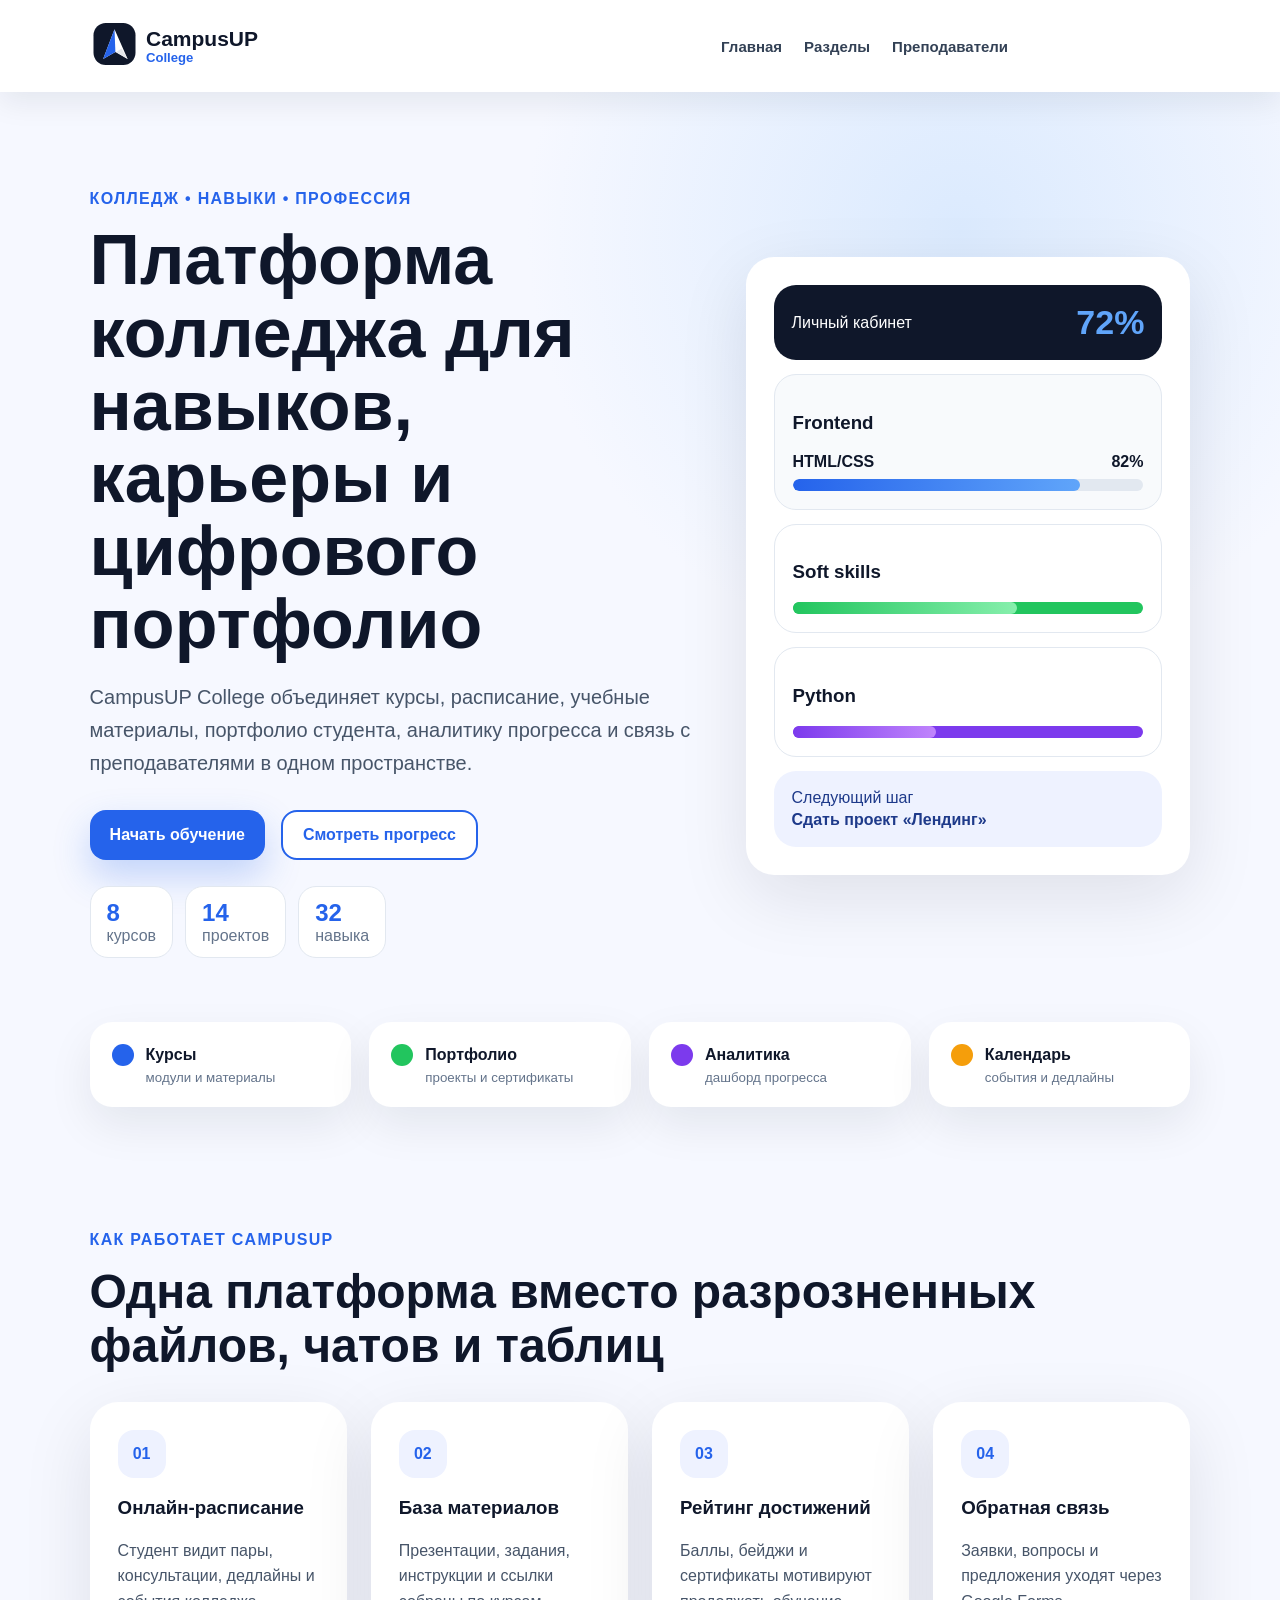
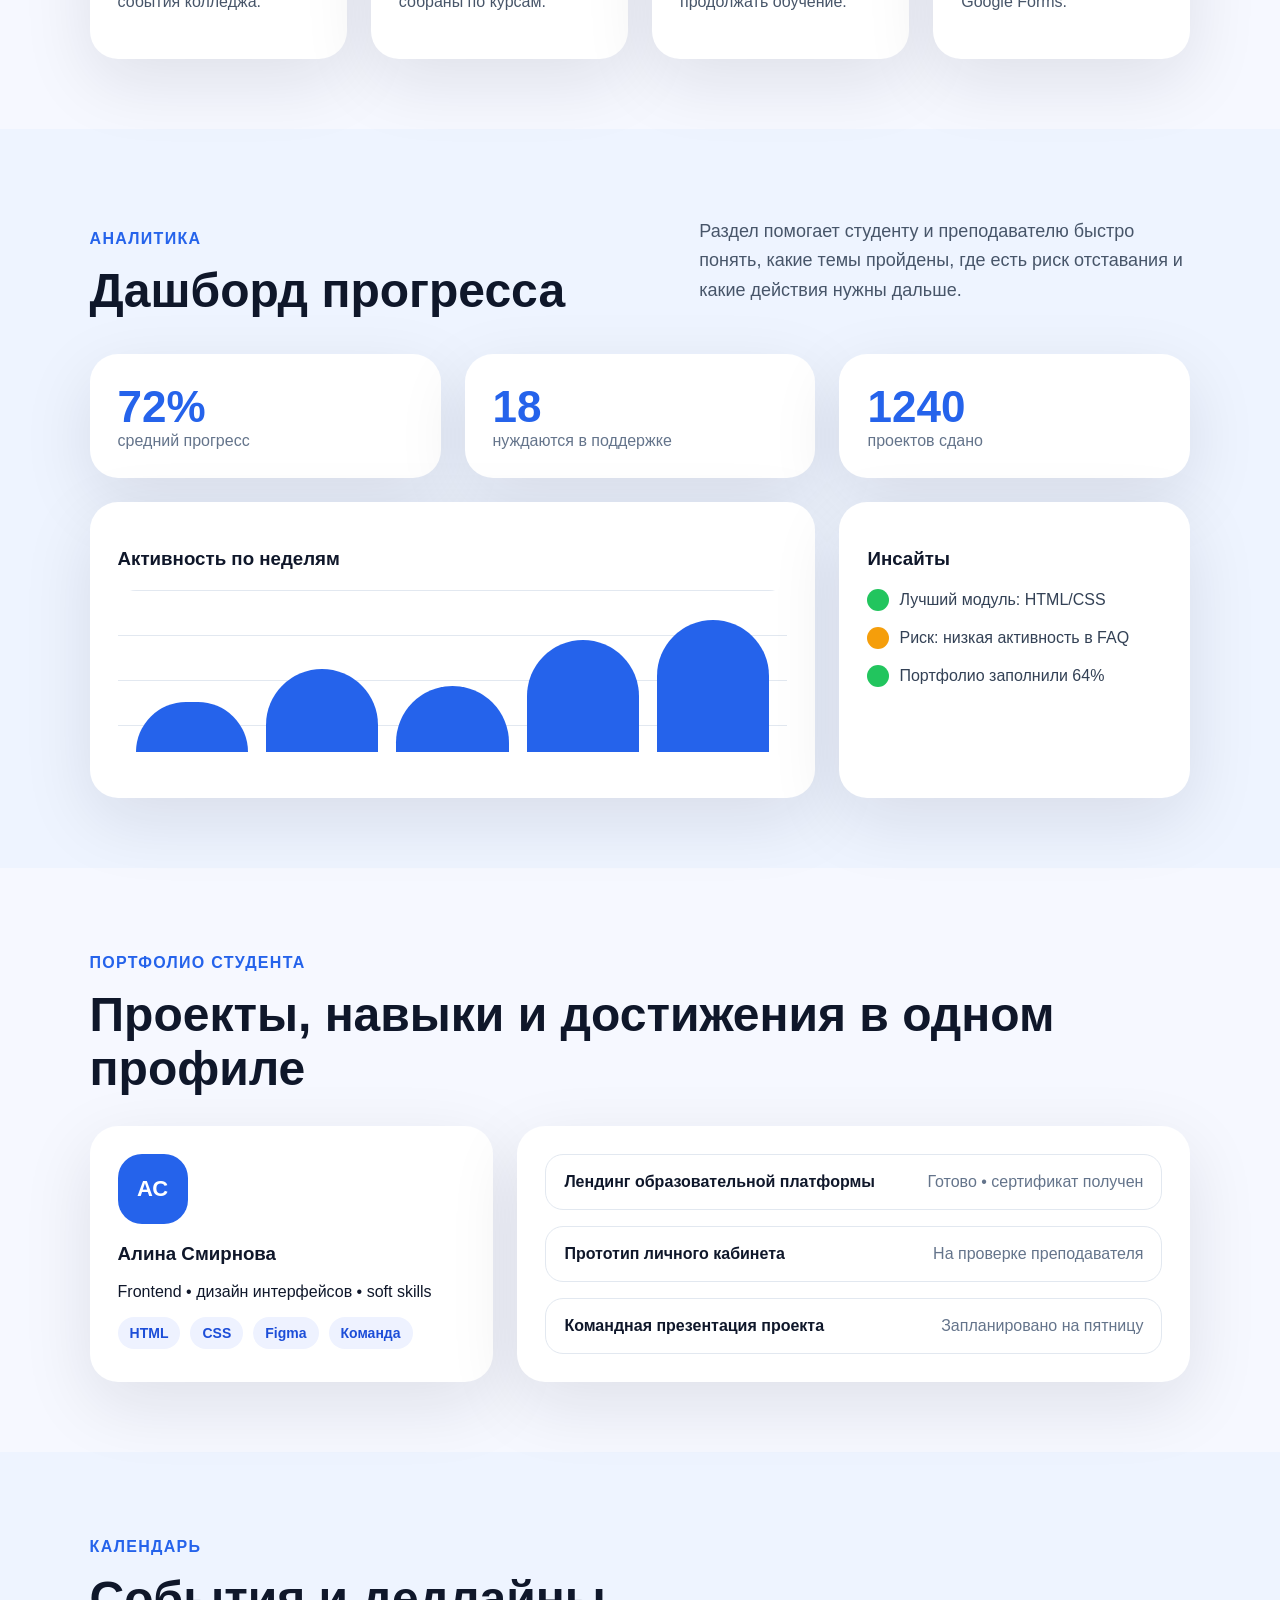
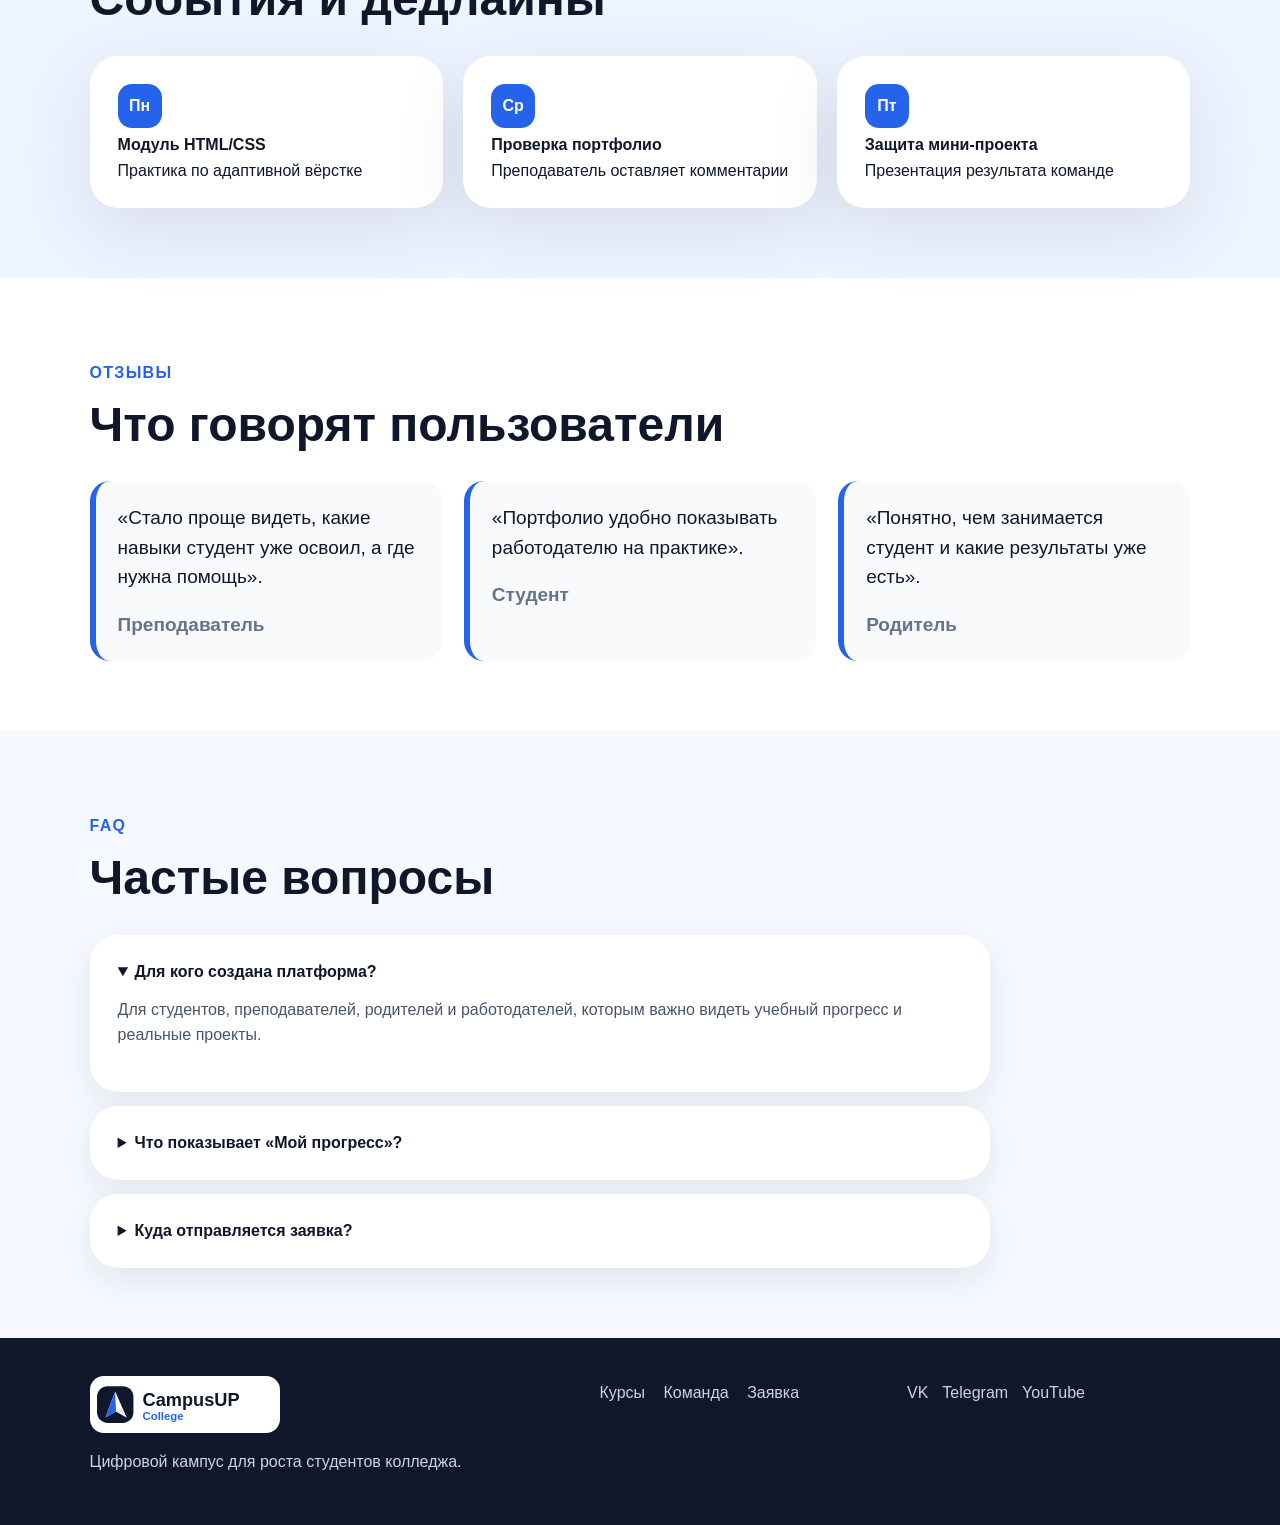
<file: index.html>
<!DOCTYPE html>
<html lang="ru">
<head>
  <meta charset="UTF-8">
  <meta name="viewport" content="width=device-width, initial-scale=1.0">
  <title>CampusUP College — цифровая платформа колледжа</title>
  <link rel="stylesheet" href="styles.css">
</head>
<body>
<header class="site-header">
  <a class="brand" href="index.html"><img src="logo.svg" alt="CampusUP College"></a>
  <button class="menu-toggle" aria-expanded="false" aria-label="Открыть меню">☰</button>
  <nav class="nav">
    <a href="index.html">Главная</a>
    <div class="dropdown"><button class="dropdown-toggle" type="button" aria-expanded="false">Разделы</button>
      <div class="dropdown-menu">
        <a href="courses.html">Курсы</a>
        <a href="team.html">Команда</a>
        <a href="index.html#portfolio">Портфолио</a>
        <a href="index.html#dashboard">Аналитика</a>
        <a href="index.html#faq">FAQ</a>
        <a href="contact.html">Связаться</a>
      </div>
    </div>
    <a href="team.html">Преподаватели</a>
    <a href="contact.html" class="nav-cta">Оставить заявку</a>
  </nav>
</header>
<main>
  <section class="hero expanded-hero">
    <div class="hero-content">
      <p class="eyebrow">Колледж • навыки • профессия</p>
      <h1>Платформа колледжа для навыков, карьеры и цифрового портфолио</h1>
      <p class="lead">CampusUP College объединяет курсы, расписание, учебные материалы, портфолио студента, аналитику прогресса и связь с преподавателями в одном пространстве.</p>
      <div class="hero-actions">
        <a class="button primary" href="courses.html">Начать обучение</a>
        <a class="button secondary" href="#dashboard">Смотреть прогресс</a>
      </div>
      <div class="hero-mini-stats">
        <span><b>8</b> курсов</span>
        <span><b>14</b> проектов</span>
        <span><b>32</b> навыка</span>
      </div>
    </div>
    <div class="dashboard-preview" aria-label="Превью личного кабинета">
      <div class="preview-top"><span>Личный кабинет</span><strong>72%</strong></div>
      <div class="preview-card big">
        <h3>Frontend</h3><div class="metric-row"><span>HTML/CSS</span><strong>82%</strong></div><div class="bar"><span style="width:82%"></span></div>
      </div>
      <div class="preview-card"><h3>Soft skills</h3><div class="bar green"><span style="width:64%"></span></div></div>
      <div class="preview-card"><h3>Python</h3><div class="bar purple"><span style="width:41%"></span></div></div>
      <div class="next-task"><span>Следующий шаг</span><b>Сдать проект «Лендинг»</b></div>
    </div>
  </section>

  <section class="quick-sections">
    <a href="courses.html"><span class="dot blue"></span><b>Курсы</b><small>модули и материалы</small></a>
    <a href="#portfolio"><span class="dot green"></span><b>Портфолио</b><small>проекты и сертификаты</small></a>
    <a href="#dashboard"><span class="dot purple"></span><b>Аналитика</b><small>дашборд прогресса</small></a>
    <a href="#calendar"><span class="dot orange"></span><b>Календарь</b><small>события и дедлайны</small></a>
  </section>

  <section class="section" id="about">
    <div class="section-title">
      <p class="eyebrow">Как работает CampusUP</p>
      <h2>Одна платформа вместо разрозненных файлов, чатов и таблиц</h2>
    </div>
    <div class="features features-4">
      <article><span>01</span><h3>Онлайн-расписание</h3><p>Студент видит пары, консультации, дедлайны и события колледжа.</p></article>
      <article><span>02</span><h3>База материалов</h3><p>Презентации, задания, инструкции и ссылки собраны по курсам.</p></article>
      <article><span>03</span><h3>Рейтинг достижений</h3><p>Баллы, бейджи и сертификаты мотивируют продолжать обучение.</p></article>
      <article><span>04</span><h3>Обратная связь</h3><p>Заявки, вопросы и предложения уходят через Google Forms.</p></article>
    </div>
  </section>

  <section class="section soft" id="dashboard">
    <div class="section-title two-col">
      <div><p class="eyebrow">Аналитика</p><h2>Дашборд прогресса</h2></div>
      <p>Раздел помогает студенту и преподавателю быстро понять, какие темы пройдены, где есть риск отставания и какие действия нужны дальше.</p>
    </div>
    <div class="analytics-grid">
      <div class="stat-card"><strong>72%</strong><span>средний прогресс</span></div>
      <div class="stat-card"><strong>18</strong><span>нуждаются в поддержке</span></div>
      <div class="stat-card"><strong>1240</strong><span>проектов сдано</span></div>
      <div class="chart-card">
        <h3>Активность по неделям</h3>
        <div class="line-chart"><i style="height:35%"></i><i style="height:58%"></i><i style="height:46%"></i><i style="height:78%"></i><i style="height:92%"></i></div>
      </div>
      <div class="insights-card">
        <h3>Инсайты</h3>
        <p><span class="dot green"></span>Лучший модуль: HTML/CSS</p>
        <p><span class="dot orange"></span>Риск: низкая активность в FAQ</p>
        <p><span class="dot green"></span>Портфолио заполнили 64%</p>
      </div>
    </div>
  </section>

  <section class="section" id="portfolio">
    <div class="section-title"><p class="eyebrow">Портфолио студента</p><h2>Проекты, навыки и достижения в одном профиле</h2></div>
    <div class="portfolio-layout">
      <div class="student-card">
        <div class="avatar">АС</div>
        <h3>Алина Смирнова</h3>
        <p>Frontend • дизайн интерфейсов • soft skills</p>
        <div class="skill-tags"><span>HTML</span><span>CSS</span><span>Figma</span><span>Команда</span></div>
      </div>
      <div class="project-list">
        <article><b>Лендинг образовательной платформы</b><span>Готово • сертификат получен</span></article>
        <article><b>Прототип личного кабинета</b><span>На проверке преподавателя</span></article>
        <article><b>Командная презентация проекта</b><span>Запланировано на пятницу</span></article>
      </div>
    </div>
  </section>

  <section class="section soft" id="calendar">
    <div class="section-title"><p class="eyebrow">Календарь</p><h2>События и дедлайны</h2></div>
    <div class="timeline">
      <article><time>Пн</time><b>Модуль HTML/CSS</b><span>Практика по адаптивной вёрстке</span></article>
      <article><time>Ср</time><b>Проверка портфолио</b><span>Преподаватель оставляет комментарии</span></article>
      <article><time>Пт</time><b>Защита мини-проекта</b><span>Презентация результата команде</span></article>
    </div>
  </section>

  <section class="section reviews" id="reviews">
    <div class="section-title"><p class="eyebrow">Отзывы</p><h2>Что говорят пользователи</h2></div>
    <div class="review-grid">
      <blockquote>«Стало проще видеть, какие навыки студент уже освоил, а где нужна помощь».<span>Преподаватель</span></blockquote>
      <blockquote>«Портфолио удобно показывать работодателю на практике».<span>Студент</span></blockquote>
      <blockquote>«Понятно, чем занимается студент и какие результаты уже есть».<span>Родитель</span></blockquote>
    </div>
  </section>

  <section class="section" id="faq">
    <div class="section-title"><p class="eyebrow">FAQ</p><h2>Частые вопросы</h2></div>
    <div class="faq-list">
      <details open><summary>Для кого создана платформа?</summary><p>Для студентов, преподавателей, родителей и работодателей, которым важно видеть учебный прогресс и реальные проекты.</p></details>
      <details><summary>Что показывает «Мой прогресс»?</summary><p>Процент прохождения курсов, выполненные задания, навыки, достижения и следующий рекомендуемый шаг.</p></details>
      <details><summary>Куда отправляется заявка?</summary><p>Заявка отправляется в Google Forms и сохраняется во вкладке «Ответы».</p></details>
    </div>
  </section>
</main>
<footer class="footer">
  <div>
    <img src="logo.svg" alt="CampusUP College" class="footer-logo">
    <p>Цифровой кампус для роста студентов колледжа.</p>
  </div>
  <div class="footer-links">
    <a href="courses.html">Курсы</a>
    <a href="team.html">Команда</a>
    <a href="contact.html">Заявка</a>
  </div>
  <div class="socials"><a href="#">VK</a><a href="#">Telegram</a><a href="#">YouTube</a></div>
</footer>
<script src="script.js"></script>
</body>
</html>
</file>
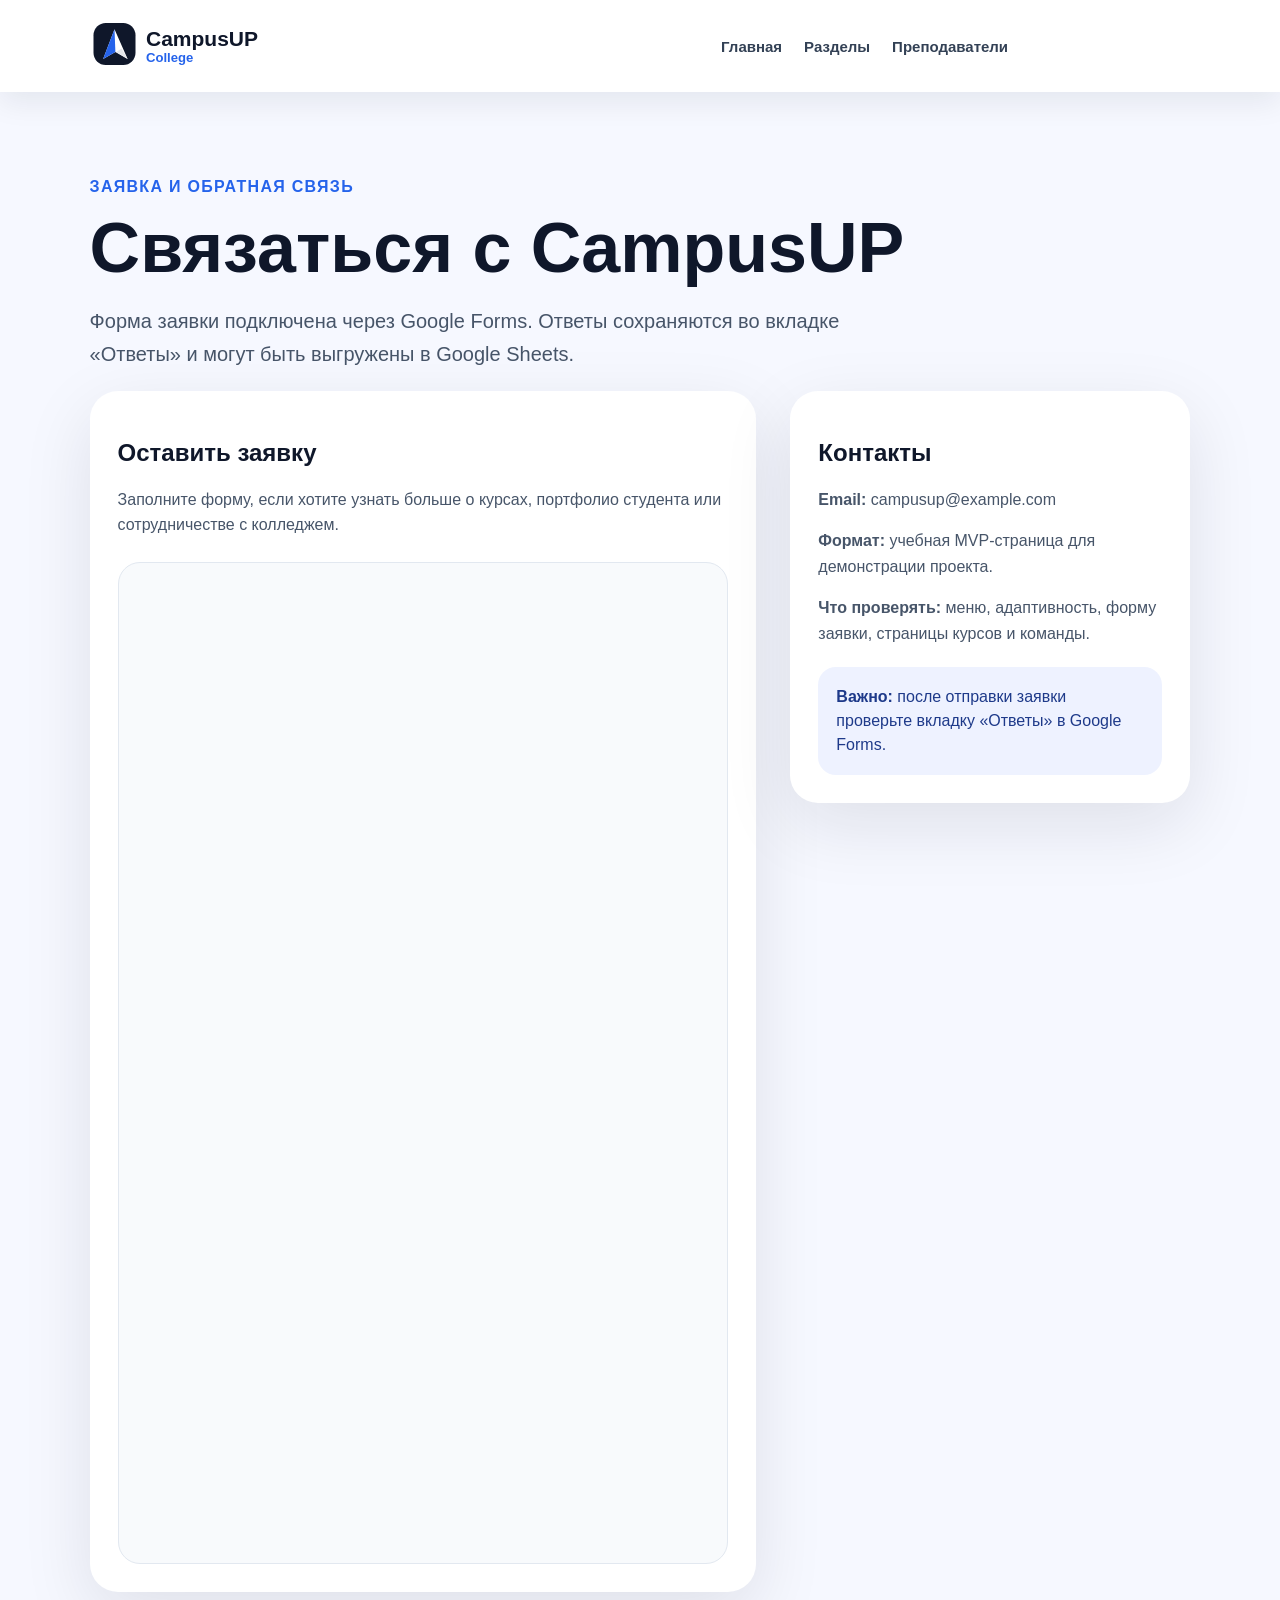
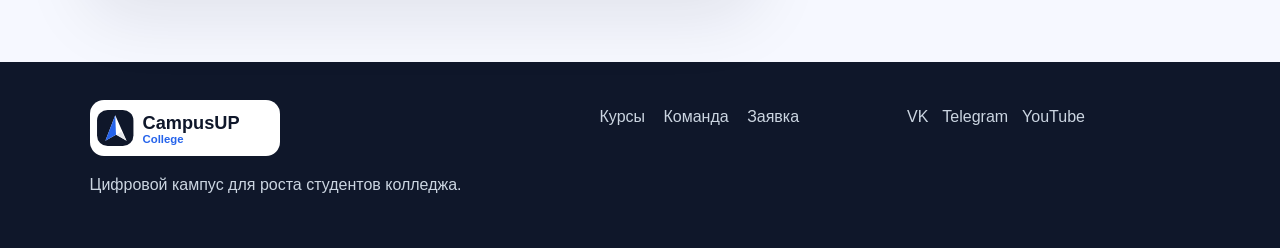
<file: contact.html>
<!DOCTYPE html><html lang="ru"><head><meta charset="UTF-8"><meta name="viewport" content="width=device-width, initial-scale=1.0"><title>Связаться — CampusUP College</title><link rel="stylesheet" href="styles.css"></head><body><header class="site-header">
  <a class="brand" href="index.html"><img src="logo.svg" alt="CampusUP College"></a>
  <button class="menu-toggle" aria-label="Открыть меню">☰</button>
  <nav class="nav">
    <a href="index.html">Главная</a>
    <div class="dropdown"><button class="dropdown-toggle" type="button" aria-expanded="false">Разделы</button>
      <div class="dropdown-menu">
        <a href="courses.html">Курсы</a>
        <a href="team.html">Команда</a>
        <a href="index.html#portfolio">Портфолио</a>
        <a href="index.html#dashboard">Аналитика</a>
        <a href="index.html#faq">FAQ</a>
        <a href="contact.html">Связаться</a>
      </div>
    </div>
    <a href="team.html">Преподаватели</a>
    <a href="contact.html" class="nav-cta">Оставить заявку</a>
  </nav>
</header><main class="page"><p class="eyebrow">Заявка и обратная связь</p><h1>Связаться с CampusUP</h1><p class="lead">Форма заявки подключена через Google Forms. Ответы сохраняются во вкладке «Ответы» и могут быть выгружены в Google Sheets.</p><div class="contact-layout"><section class="form-card"><h2>Оставить заявку</h2><p>Заполните форму, если хотите узнать больше о курсах, портфолио студента или сотрудничестве с колледжем.</p><div class="form-embed"><!-- ⚡ Bolt: Lazy load Google Form iframe to improve initial page load speed --><iframe loading="lazy" src="https://docs.google.com/forms/d/e/1FAIpQLScIyDXo624Ehl5myB6sVWMQtomzjzvgnxUzbtYmIuDamfD0yA/viewform?embedded=true" width="100%" height="1000" frameborder="0" marginheight="0" marginwidth="0">Загрузка…</iframe></div></section><aside class="map-card"><h2>Контакты</h2><p><b>Email:</b> campusup@example.com</p><p><b>Формат:</b> учебная MVP-страница для демонстрации проекта.</p><p><b>Что проверять:</b> меню, адаптивность, форму заявки, страницы курсов и команды.</p><div class="contact-note"><b>Важно:</b> после отправки заявки проверьте вкладку «Ответы» в Google Forms.</div></aside></div></main><footer class="footer">
  <div>
    <img src="logo.svg" alt="CampusUP College" class="footer-logo">
    <p>Цифровой кампус для роста студентов колледжа.</p>
  </div>
  <div class="footer-links">
    <a href="courses.html">Курсы</a>
    <a href="team.html">Команда</a>
    <a href="contact.html">Заявка</a>
  </div>
  <div class="socials"><a href="#">VK</a><a href="#">Telegram</a><a href="#">YouTube</a></div>
</footer><script src="script.js"></script></body></html>
</file>
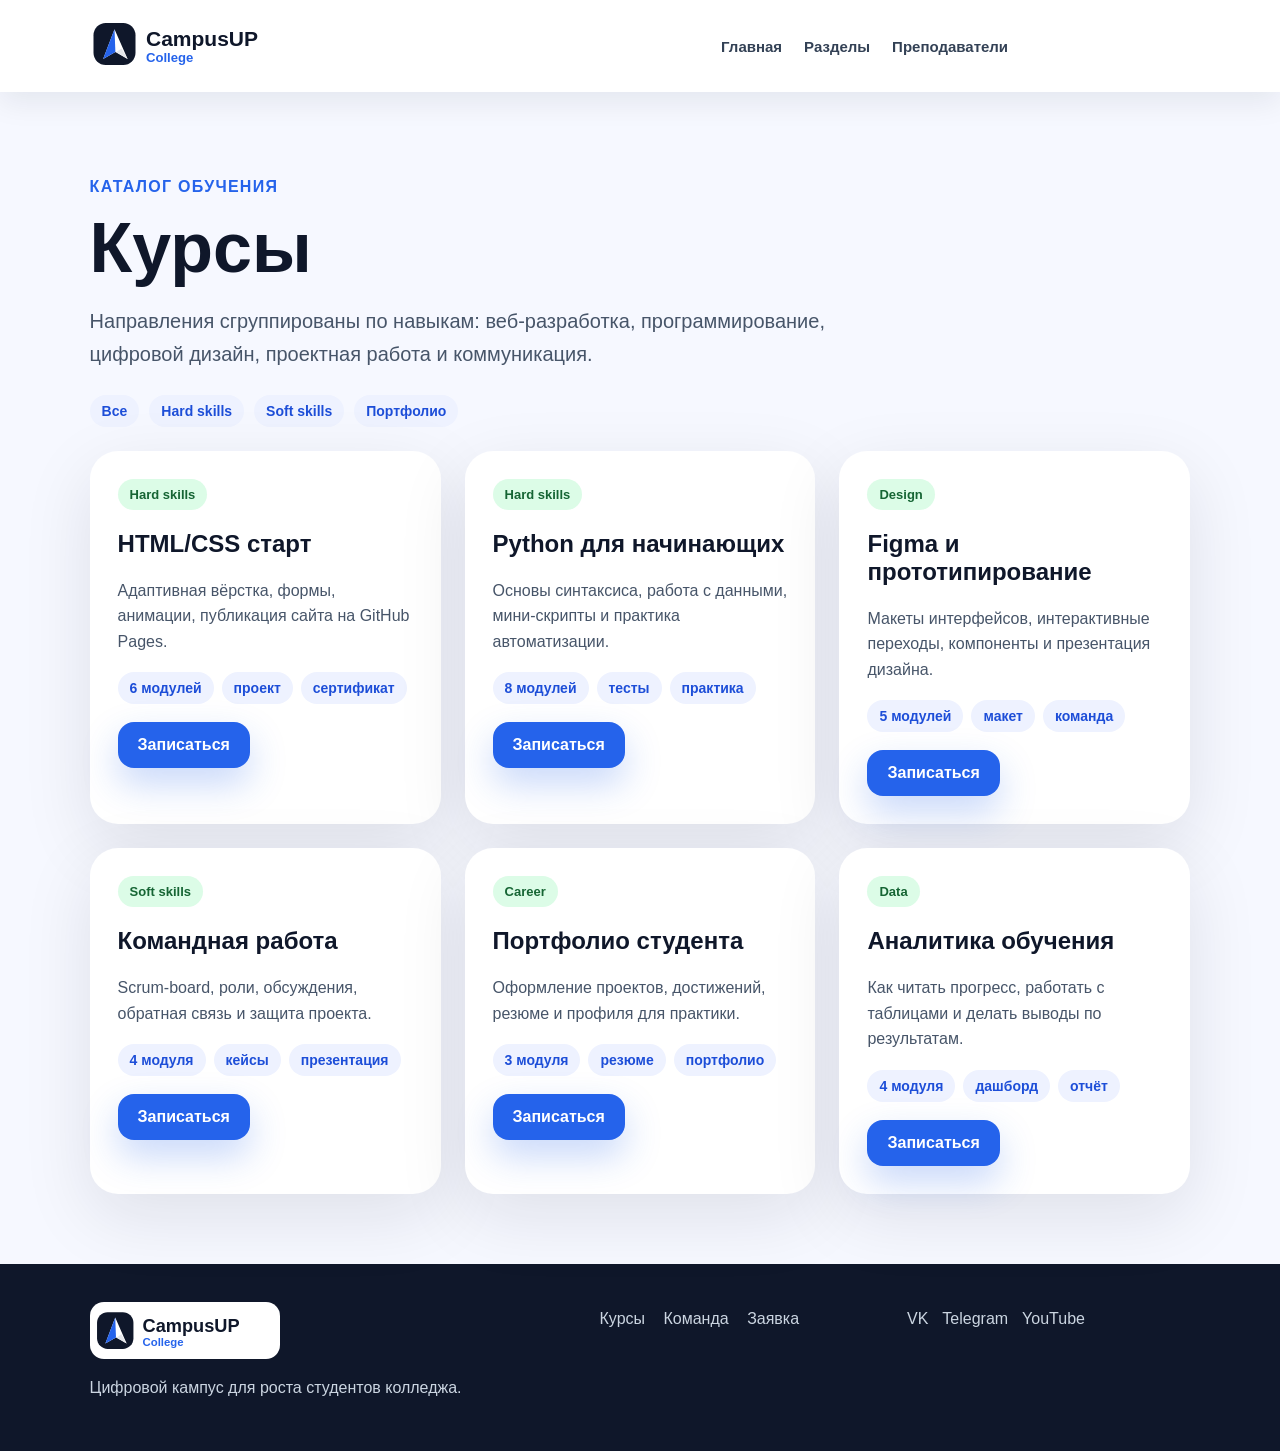
<file: courses.html>
<!DOCTYPE html><html lang="ru"><head><meta charset="UTF-8"><meta name="viewport" content="width=device-width, initial-scale=1.0"><title>Курсы — CampusUP College</title><link rel="stylesheet" href="styles.css"></head><body><header class="site-header">
  <a class="brand" href="index.html"><img src="logo.svg" alt="CampusUP College"></a>
  <button class="menu-toggle" aria-expanded="false" aria-label="Открыть меню">☰</button>
  <nav class="nav">
    <a href="index.html">Главная</a>
    <div class="dropdown"><button class="dropdown-toggle" type="button" aria-expanded="false">Разделы</button>
      <div class="dropdown-menu">
        <a href="courses.html">Курсы</a>
        <a href="team.html">Команда</a>
        <a href="index.html#portfolio">Портфолио</a>
        <a href="index.html#dashboard">Аналитика</a>
        <a href="index.html#faq">FAQ</a>
        <a href="contact.html">Связаться</a>
      </div>
    </div>
    <a href="team.html">Преподаватели</a>
    <a href="contact.html" class="nav-cta">Оставить заявку</a>
  </nav>
</header><main class="page"><p class="eyebrow">Каталог обучения</p><h1>Курсы</h1><p class="lead">Направления сгруппированы по навыкам: веб-разработка, программирование, цифровой дизайн, проектная работа и коммуникация.</p><div class="filters"><button>Все</button><button>Hard skills</button><button>Soft skills</button><button>Портфолио</button></div><div class="course-grid course-grid-large"><article><span class="course-label">Hard skills</span><h2>HTML/CSS старт</h2><p>Адаптивная вёрстка, формы, анимации, публикация сайта на GitHub Pages.</p><div class="course-meta"><span>6 модулей</span><span>проект</span><span>сертификат</span></div><a class="button primary" href="contact.html">Записаться</a></article><article><span class="course-label">Hard skills</span><h2>Python для начинающих</h2><p>Основы синтаксиса, работа с данными, мини-скрипты и практика автоматизации.</p><div class="course-meta"><span>8 модулей</span><span>тесты</span><span>практика</span></div><a class="button primary" href="contact.html">Записаться</a></article><article><span class="course-label">Design</span><h2>Figma и прототипирование</h2><p>Макеты интерфейсов, интерактивные переходы, компоненты и презентация дизайна.</p><div class="course-meta"><span>5 модулей</span><span>макет</span><span>команда</span></div><a class="button primary" href="contact.html">Записаться</a></article><article><span class="course-label">Soft skills</span><h2>Командная работа</h2><p>Scrum-board, роли, обсуждения, обратная связь и защита проекта.</p><div class="course-meta"><span>4 модуля</span><span>кейсы</span><span>презентация</span></div><a class="button primary" href="contact.html">Записаться</a></article><article><span class="course-label">Career</span><h2>Портфолио студента</h2><p>Оформление проектов, достижений, резюме и профиля для практики.</p><div class="course-meta"><span>3 модуля</span><span>резюме</span><span>портфолио</span></div><a class="button primary" href="contact.html">Записаться</a></article><article><span class="course-label">Data</span><h2>Аналитика обучения</h2><p>Как читать прогресс, работать с таблицами и делать выводы по результатам.</p><div class="course-meta"><span>4 модуля</span><span>дашборд</span><span>отчёт</span></div><a class="button primary" href="contact.html">Записаться</a></article></div></main><footer class="footer">
  <div>
    <img src="logo.svg" alt="CampusUP College" class="footer-logo">
    <p>Цифровой кампус для роста студентов колледжа.</p>
  </div>
  <div class="footer-links">
    <a href="courses.html">Курсы</a>
    <a href="team.html">Команда</a>
    <a href="contact.html">Заявка</a>
  </div>
  <div class="socials"><a href="#">VK</a><a href="#">Telegram</a><a href="#">YouTube</a></div>
</footer><script src="script.js"></script></body></html>
</file>
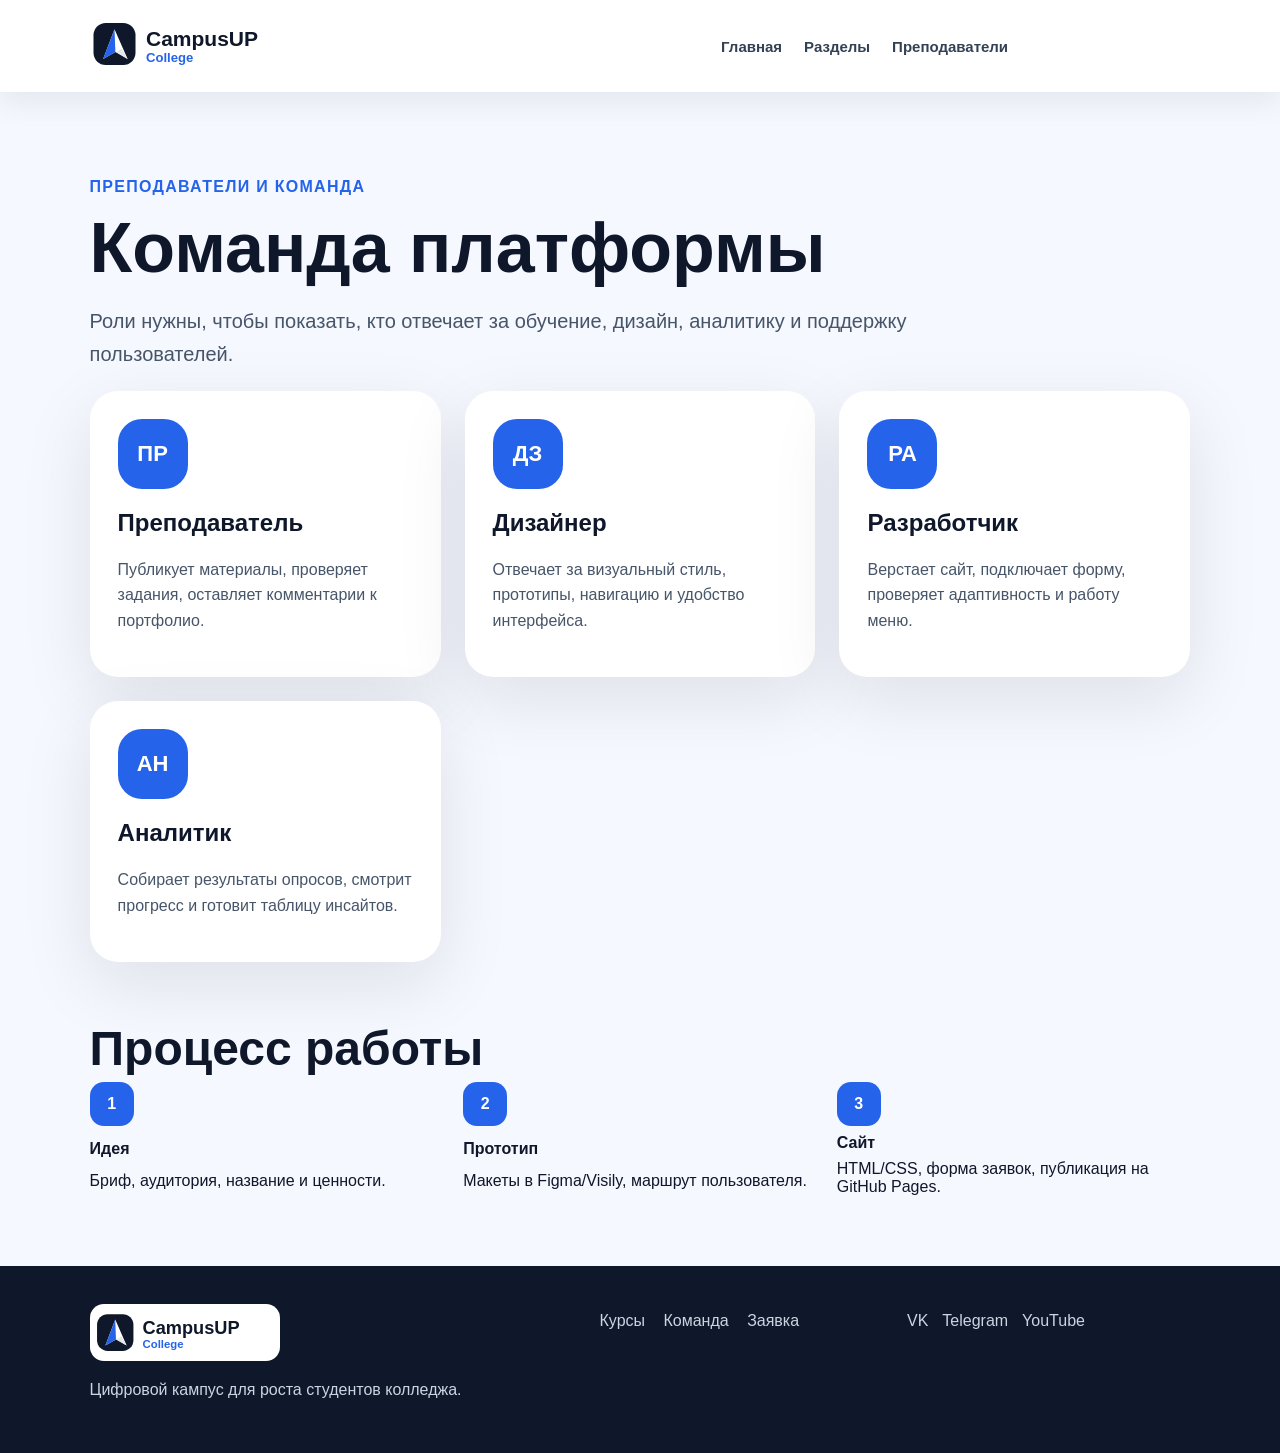
<file: team.html>
<!DOCTYPE html><html lang="ru"><head><meta charset="UTF-8"><meta name="viewport" content="width=device-width, initial-scale=1.0"><title>Команда — CampusUP College</title><link rel="stylesheet" href="styles.css"></head><body><header class="site-header">
  <a class="brand" href="index.html"><img src="logo.svg" alt="CampusUP College"></a>
  <button class="menu-toggle" aria-expanded="false" aria-label="Открыть меню">☰</button>
  <nav class="nav">
    <a href="index.html">Главная</a>
    <div class="dropdown"><button class="dropdown-toggle" type="button" aria-expanded="false">Разделы</button>
      <div class="dropdown-menu">
        <a href="courses.html">Курсы</a>
        <a href="team.html">Команда</a>
        <a href="index.html#portfolio">Портфолио</a>
        <a href="index.html#dashboard">Аналитика</a>
        <a href="index.html#faq">FAQ</a>
        <a href="contact.html">Связаться</a>
      </div>
    </div>
    <a href="team.html">Преподаватели</a>
    <a href="contact.html" class="nav-cta">Оставить заявку</a>
  </nav>
</header><main class="page"><p class="eyebrow">Преподаватели и команда</p><h1>Команда платформы</h1><p class="lead">Роли нужны, чтобы показать, кто отвечает за обучение, дизайн, аналитику и поддержку пользователей.</p><div class="team-grid team-grid-large"><article><div class="avatar">ПР</div><h2>Преподаватель</h2><p>Публикует материалы, проверяет задания, оставляет комментарии к портфолио.</p></article><article><div class="avatar">ДЗ</div><h2>Дизайнер</h2><p>Отвечает за визуальный стиль, прототипы, навигацию и удобство интерфейса.</p></article><article><div class="avatar">РА</div><h2>Разработчик</h2><p>Верстает сайт, подключает форму, проверяет адаптивность и работу меню.</p></article><article><div class="avatar">АН</div><h2>Аналитик</h2><p>Собирает результаты опросов, смотрит прогресс и готовит таблицу инсайтов.</p></article></div><section class="mini-section"><h2>Процесс работы</h2><div class="timeline"><article><time>1</time><b>Идея</b><span>Бриф, аудитория, название и ценности.</span></article><article><time>2</time><b>Прототип</b><span>Макеты в Figma/Visily, маршрут пользователя.</span></article><article><time>3</time><b>Сайт</b><span>HTML/CSS, форма заявок, публикация на GitHub Pages.</span></article></div></section></main><footer class="footer">
  <div>
    <img src="logo.svg" alt="CampusUP College" class="footer-logo">
    <p>Цифровой кампус для роста студентов колледжа.</p>
  </div>
  <div class="footer-links">
    <a href="courses.html">Курсы</a>
    <a href="team.html">Команда</a>
    <a href="contact.html">Заявка</a>
  </div>
  <div class="socials"><a href="#">VK</a><a href="#">Telegram</a><a href="#">YouTube</a></div>
</footer><script src="script.js"></script></body></html>
</file>
<file: styles.css>
*{box-sizing:border-box}html{scroll-behavior:smooth}body{margin:0;font-family:Inter,Arial,sans-serif;color:#0f172a;background:#f6f8ff}a{color:inherit;text-decoration:none}.site-header{position:sticky;top:0;z-index:50;display:flex;align-items:center;justify-content:space-between;padding:16px 7vw;background:rgba(255,255,255,.94);backdrop-filter:blur(12px);box-shadow:0 10px 30px rgba(15,23,42,.08)}.brand img{width:210px;animation:logoIn .8s ease both}.nav{display:flex;align-items:center;gap:22px}.nav a,.dropdown button{font:700 15px Inter,Arial;background:none;border:0;color:#334155;cursor:pointer}.nav a:hover,.dropdown button:hover{color:#2563eb}.nav-cta{padding:12px 18px;background:#2563eb;color:white!important;border-radius:14px}.dropdown{position:relative;display:flex;align-items:center}.dropdown button{padding:8px 0}.dropdown::after{content:"";position:absolute;left:0;right:0;top:100%;height:12px}.dropdown-menu{position:absolute;right:0;top:calc(100% - 1px);display:grid;min-width:210px;padding:10px;background:white;border-radius:16px;box-shadow:0 18px 45px rgba(15,23,42,.14);opacity:0;visibility:hidden;pointer-events:none;transform:translateY(6px);transition:.18s ease;z-index:80}.dropdown:hover .dropdown-menu,.dropdown:focus-within .dropdown-menu,.dropdown.open .dropdown-menu{opacity:1;visibility:visible;pointer-events:auto;transform:translateY(0)}.dropdown-menu a{padding:11px;border-radius:10px}.dropdown-menu a:hover{background:#eef2ff}.menu-toggle{display:none;border:0;background:#2563eb;color:white;border-radius:12px;padding:10px 13px;font-size:20px}.hero{display:grid;grid-template-columns:1.15fr .85fr;gap:54px;align-items:center;padding:82px 7vw 54px}.expanded-hero{background:radial-gradient(circle at 75% 15%,#dbeafe 0,#f6f8ff 35%,#f6f8ff 100%)}.eyebrow{color:#2563eb;font-weight:900;text-transform:uppercase;letter-spacing:.08em}.hero h1,.page h1{font-size:clamp(34px,5.6vw,70px);line-height:1.04;margin:12px 0}.lead{font-size:20px;line-height:1.65;color:#475569;max-width:820px}.hero-actions{display:flex;gap:16px;flex-wrap:wrap;margin-top:30px}.button{display:inline-flex;align-items:center;justify-content:center;border-radius:16px;padding:14px 20px;font-weight:900;transition:.2s}.button:hover{transform:translateY(-2px)}.button.primary{background:#2563eb;color:white;box-shadow:0 16px 36px rgba(37,99,235,.25)}.button.secondary{border:2px solid #2563eb;color:#2563eb;background:white}.hero-mini-stats{display:flex;gap:12px;flex-wrap:wrap;margin-top:26px}.hero-mini-stats span{background:white;border:1px solid #e2e8f0;border-radius:18px;padding:12px 16px;color:#64748b}.hero-mini-stats b{display:block;color:#2563eb;font-size:24px}.dashboard-preview,.hero-card,.section article,.course-grid article,.team-grid article,.map-card,.form-card,.student-card,.project-list,.stat-card,.chart-card,.insights-card,.faq-list details{background:white;border-radius:28px;padding:28px;box-shadow:0 22px 70px rgba(15,23,42,.10)}.dashboard-preview{display:grid;gap:14px}.preview-top{display:flex;justify-content:space-between;align-items:center;background:#0f172a;color:white;border-radius:22px;padding:18px}.preview-top strong{font-size:34px;color:#60a5fa}.preview-card{border:1px solid #e2e8f0;border-radius:22px;padding:18px}.preview-card.big{background:#f8fafc}.next-task{display:grid;gap:4px;border-radius:22px;padding:18px;background:#eef2ff;color:#1e3a8a}.metric-row{display:flex;justify-content:space-between;margin:14px 0 8px;font-weight:800}.bar{height:12px;background:#e2e8f0;border-radius:10px;overflow:hidden}.bar span{display:block;height:100%;background:linear-gradient(90deg,#2563eb,#60a5fa);border-radius:10px}.bar.green span{background:linear-gradient(90deg,#22c55e,#86efac)}.bar.purple span{background:linear-gradient(90deg,#7c3aed,#c084fc)}.quick-sections{display:grid;grid-template-columns:repeat(4,1fr);gap:18px;padding:10px 7vw 38px}.quick-sections a{display:grid;grid-template-columns:auto 1fr;gap:4px 12px;align-items:center;background:white;border-radius:22px;padding:22px;box-shadow:0 18px 45px rgba(15,23,42,.08);transition:.2s}.quick-sections a:hover{transform:translateY(-3px)}.quick-sections small{grid-column:2;color:#64748b}.dot{display:inline-block;width:22px;height:22px;border-radius:50%}.blue{background:#2563eb}.green{background:#22c55e}.purple{background:#7c3aed}.orange{background:#f59e0b}.section,.page{padding:70px 7vw}.section-title{max-width:980px;margin-bottom:30px}.section-title h2,.mini-section h2{font-size:clamp(30px,4vw,48px);line-height:1.12;margin:6px 0}.section-title.two-col{display:grid;grid-template-columns:1fr .85fr;gap:32px;align-items:end;max-width:none}.section-title.two-col p:last-child{color:#475569;line-height:1.65;font-size:18px}.soft{background:#eef4ff}.features,.course-grid,.team-grid{display:grid;grid-template-columns:repeat(3,1fr);gap:24px}.features-4{grid-template-columns:repeat(4,1fr)}.features span{display:inline-grid;place-items:center;width:48px;height:48px;border-radius:16px;background:#eef2ff;color:#2563eb;font-weight:900}.features p,.course-grid p,.team-grid p{line-height:1.6;color:#475569}.analytics-grid{display:grid;grid-template-columns:repeat(3,1fr);gap:24px}.stat-card strong{display:block;font-size:44px;color:#2563eb}.stat-card span{color:#64748b}.chart-card{grid-column:span 2}.line-chart{display:flex;align-items:end;gap:18px;height:180px;margin-top:20px;padding:18px;background:linear-gradient(#e2e8f0 1px,transparent 1px) 0 0/100% 25%;border-radius:18px}.line-chart i{flex:1;border-radius:999px 999px 0 0;background:#2563eb}.insights-card p{display:flex;align-items:center;gap:10px;color:#334155}.portfolio-layout{display:grid;grid-template-columns:.75fr 1.25fr;gap:24px}.avatar{display:grid;place-items:center;width:70px;height:70px;border-radius:24px;background:#2563eb;color:white;font-weight:900;font-size:22px}.skill-tags{display:flex;gap:10px;flex-wrap:wrap}.skill-tags span,.course-meta span,.filters button{padding:8px 12px;border-radius:999px;background:#eef2ff;color:#1d4ed8;font-weight:800;font-size:14px;border:0}.project-list{display:grid;gap:16px}.project-list article{display:flex;justify-content:space-between;gap:18px;box-shadow:none;border:1px solid #e2e8f0;padding:18px;border-radius:18px}.project-list span{color:#64748b}.timeline{display:grid;grid-template-columns:repeat(3,1fr);gap:20px}.timeline article{display:grid;gap:8px}.timeline time{display:grid;place-items:center;width:44px;height:44px;border-radius:14px;background:#2563eb;color:white;font-weight:900}.reviews{background:white}.review-grid{display:grid;grid-template-columns:repeat(3,1fr);gap:22px}.review-grid blockquote{margin:0;font-size:19px;line-height:1.55;border-left:6px solid #2563eb;padding:22px;background:#f8fafc;border-radius:20px}.review-grid span{display:block;margin-top:18px;color:#64748b;font-weight:800}.faq-list{display:grid;gap:14px;max-width:900px}.faq-list details{box-shadow:0 12px 30px rgba(15,23,42,.08)}.faq-list summary{font-weight:900;cursor:pointer}.faq-list p{color:#475569;line-height:1.6}.filters{display:flex;gap:10px;flex-wrap:wrap;margin:24px 0}.filters button{cursor:pointer}.course-grid-large,.team-grid-large{grid-template-columns:repeat(3,1fr)}.course-label{display:inline-flex;padding:8px 12px;border-radius:999px;background:#dcfce7;color:#166534;font-weight:900;font-size:13px}.course-meta{display:flex;gap:8px;flex-wrap:wrap;margin:18px 0}.mini-section{margin-top:60px}.contact-layout{display:grid;grid-template-columns:1.25fr .75fr;gap:34px;align-items:start}.form-card p,.map-card p{line-height:1.6;color:#475569}.form-embed{margin-top:24px;width:100%;overflow:hidden;border-radius:22px;background:#f8fafc;border:1px solid #e2e8f0}.form-embed iframe{display:block;width:100%;max-width:100%;border:0}.contact-note{margin-top:20px;padding:18px;border-radius:18px;background:#eef2ff;color:#1e3a8a;line-height:1.5}.footer{display:grid;grid-template-columns:1.2fr .7fr .7fr;gap:24px;padding:38px 7vw;background:#0f172a;color:white}.footer-logo{width:190px;background:white;border-radius:14px;padding:4px}.footer p{color:#cbd5e1}.footer a{display:inline-block;margin:8px 14px 8px 0;color:#cbd5e1}.footer a:hover{color:white}@keyframes logoIn{from{opacity:0;transform:translateY(-12px) scale(.96)}to{opacity:1;transform:none}}@media(max-width:1000px){.features-4,.quick-sections,.analytics-grid,.review-grid{grid-template-columns:repeat(2,1fr)}.chart-card{grid-column:span 2}.hero{grid-template-columns:1fr}.section-title.two-col,.portfolio-layout,.contact-layout,.footer{grid-template-columns:1fr}}@media(max-width:850px){.menu-toggle{display:block}.nav{display:none;position:absolute;top:72px;left:7vw;right:7vw;flex-direction:column;align-items:flex-start;background:white;padding:18px;border-radius:20px;box-shadow:0 20px 50px rgba(15,23,42,.16)}.nav.open{display:flex}.dropdown{width:100%;display:grid}.dropdown button{width:100%;text-align:left}.dropdown::after{display:none}.dropdown-menu{position:static;display:none;width:100%;min-width:0;margin-top:8px;border:1px solid #e2e8f0;box-shadow:none;opacity:1;visibility:visible;pointer-events:auto;transform:none}.dropdown.open .dropdown-menu,.dropdown:focus-within .dropdown-menu{display:grid}.brand img{width:176px}.hero{padding-top:54px}.features,.course-grid,.team-grid,.quick-sections,.features-4,.analytics-grid,.review-grid,.timeline,.course-grid-large,.team-grid-large{grid-template-columns:1fr}.chart-card{grid-column:auto}.project-list article{display:grid}.hero h1,.page h1{font-size:36px}.lead{font-size:18px}.section,.page{padding:52px 6vw}}:focus-visible{outline:2px solid #2563eb;outline-offset:2px}
</file>
